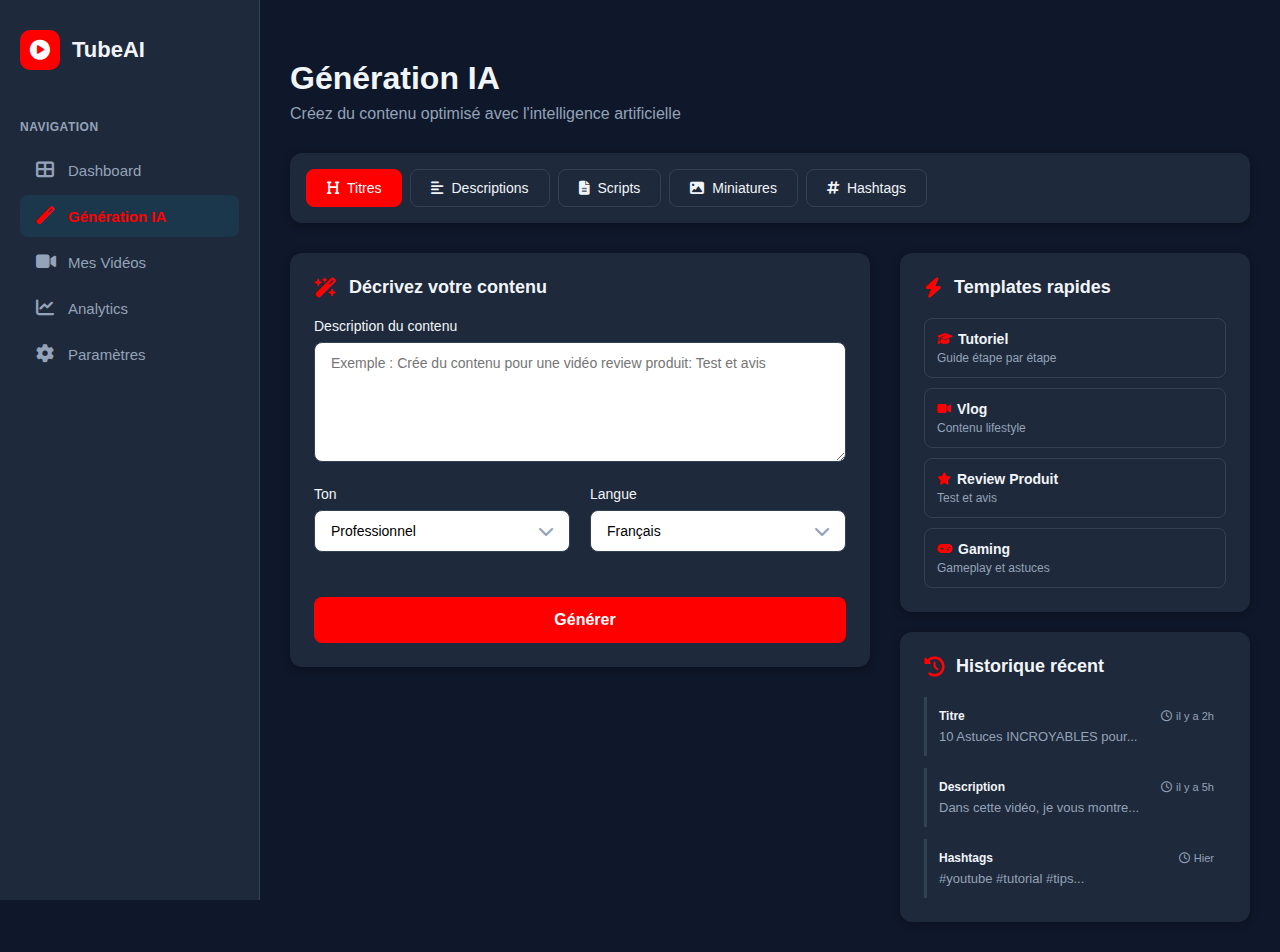
<file: interfacev2/generation-ia.html>
<!DOCTYPE html>
<html lang="fr">
<head>
    <meta charset="UTF-8">
    <meta name="viewport" content="width=device-width, initial-scale=1.0">
    <title>TubeAI - Génération IA</title>
    <link rel="stylesheet" href="style.css">
    <link rel="stylesheet" href="generation-ia.css">
    <link rel="stylesheet" href="theme.css">
    <link rel="stylesheet" href="https://cdnjs.cloudflare.com/ajax/libs/font-awesome/6.4.0/css/all.min.css">
</head>
<body>
    <!-- Sidebar -->
    <aside class="sidebar">
        <div class="logo">
            <div class="logo-icon">
                <i class="fas fa-play-circle"></i>
            </div>
            <span class="logo-text">TubeAI</span>
        </div>
        
        <nav class="navigation">
            <p class="nav-label">Navigation</p>
            <div class="nav-item" onclick="window.location.href='index.html'">
                <i class="fas fa-th-large"></i>
                <span>Dashboard</span>
            </div>
            <div class="nav-item active">
                <i class="fas fa-magic"></i>
                <span>Génération IA</span>
            </div>
            <div class="nav-item" onclick="window.location.href='videos.html'">
                <i class="fas fa-video"></i>
                <span>Mes Vidéos</span>
            </div>
            <div class="nav-item" onclick="window.location.href='analytics.html'">
                <i class="fas fa-chart-line"></i>
                <span>Analytics</span>
            </div>
            <div class="nav-item" onclick="window.location.href='settings.html'">
                <i class="fas fa-cog"></i>
                <span>Paramètres</span>
            </div>
        </nav>
    </aside>

    <!-- Main Content -->
    <main class="main-content">
        <!-- Header -->
        <header class="header">
            <button class="menu-toggle">
                <i class="fas fa-bars"></i>
            </button>
        </header>

        <!-- Page Content -->
        <div class="page-header">
            <h1>Génération IA</h1>
            <p class="subtitle">Créez du contenu optimisé avec l'intelligence artificielle</p>
        </div>

        <!-- Tabs -->
        <div class="tabs-container">
            <div class="tabs">
                <button class="tab active" data-tab="titres">
                    <i class="fas fa-heading"></i>
                    Titres
                </button>
                <button class="tab" data-tab="descriptions">
                    <i class="fas fa-align-left"></i>
                    Descriptions
                </button>
                <button class="tab" data-tab="scripts">
                    <i class="fas fa-file-alt"></i>
                    Scripts
                </button>
                <button class="tab" data-tab="miniatures">
                    <i class="fas fa-image"></i>
                    Miniatures
                </button>
                <button class="tab" data-tab="hashtags">
                    <i class="fas fa-hashtag"></i>
                    Hashtags
                </button>
            </div>
        </div>

        <!-- Content Layout -->
        <div class="generation-layout">
            <!-- Main Section -->
            <div class="generation-main">
                <div class="content-box">
                    <div class="box-header">
                        <i class="fas fa-wand-magic-sparkles"></i>
                        <h2>Décrivez votre contenu</h2>
                    </div>

                    <form id="generation-form">
                        <div class="form-group">
                            <label for="content-description">Description du contenu</label>
                            <textarea 
                                id="content-description" 
                                placeholder="Exemple : Crée du contenu pour une vidéo review produit: Test et avis"
                            ></textarea>
                        </div>

                        <div class="form-row">
                            <div class="form-group">
                                <label>Ton</label>
                                <div class="select-wrapper">
                                    <select id="tone-select">
                                        <option value="professionnel">Professionnel</option>
                                        <option value="casual">Décontracté</option>
                                        <option value="enthousiaste">Enthousiaste</option>
                                        <option value="educatif">Éducatif</option>
                                        <option value="humoristique">Humoristique</option>
                                    </select>
                                </div>
                            </div>

                            <div class="form-group">
                                <label>Langue</label>
                                <div class="select-wrapper">
                                    <select id="language-select">
                                        <option value="francais">Français</option>
                                        <option value="anglais">Anglais</option>
                                        <option value="espagnol">Espagnol</option>
                                        <option value="allemand">Allemand</option>
                                    </select>
                                </div>
                            </div>
                        </div>

                        <button type="submit" class="btn-generate">
                            <i class="fas fa-sparkles"></i>
                            Générer
                        </button>
                    </form>

                    <div class="loading-state">
                        <div class="spinner"></div>
                        <p>Génération en cours...</p>
                    </div>

                    <div class="generation-result">
                        <h3>Résultat généré</h3>
                        <div class="result-content"></div>
                    </div>
                </div>
            </div>

            <!-- Sidebar -->
            <aside class="generation-sidebar">
                <!-- Templates rapides -->
                <div class="content-box">
                    <div class="box-header">
                        <i class="fas fa-bolt"></i>
                        <h2>Templates rapides</h2>
                    </div>
                    <div class="template-list">
                        <div class="template-card" data-template="tutoriel">
                            <h4><i class="fas fa-graduation-cap"></i> Tutoriel</h4>
                            <p>Guide étape par étape</p>
                        </div>
                        <div class="template-card" data-template="vlog">
                            <h4><i class="fas fa-video"></i> Vlog</h4>
                            <p>Contenu lifestyle</p>
                        </div>
                        <div class="template-card" data-template="review">
                            <h4><i class="fas fa-star"></i> Review Produit</h4>
                            <p>Test et avis</p>
                        </div>
                        <div class="template-card" data-template="gaming">
                            <h4><i class="fas fa-gamepad"></i> Gaming</h4>
                            <p>Gameplay et astuces</p>
                        </div>
                    </div>
                </div>

                <!-- Historique récent -->
                <div class="content-box">
                    <div class="box-header">
                        <i class="fas fa-clock-rotate-left"></i>
                        <h2>Historique récent</h2>
                    </div>
                    <div class="history-list">
                        <div class="history-item">
                            <div class="history-header">
                                <span class="history-type">Titre</span>
                                <span class="history-time">
                                    <i class="far fa-clock"></i>
                                    il y a 2h
                                </span>
                            </div>
                            <div class="history-content">
                                10 Astuces INCROYABLES pour...
                            </div>
                        </div>
                        <div class="history-item">
                            <div class="history-header">
                                <span class="history-type">Description</span>
                                <span class="history-time">
                                    <i class="far fa-clock"></i>
                                    il y a 5h
                                </span>
                            </div>
                            <div class="history-content">
                                Dans cette vidéo, je vous montre...
                            </div>
                        </div>
                        <div class="history-item">
                            <div class="history-header">
                                <span class="history-type">Hashtags</span>
                                <span class="history-time">
                                    <i class="far fa-clock"></i>
                                    Hier
                                </span>
                            </div>
                            <div class="history-content">
                                #youtube #tutorial #tips...
                            </div>
                        </div>
                    </div>
                </div>
            </aside>
        </div>
    </main>

    <script src="generation-ia.js"></script>
</body>
</html>
</file>
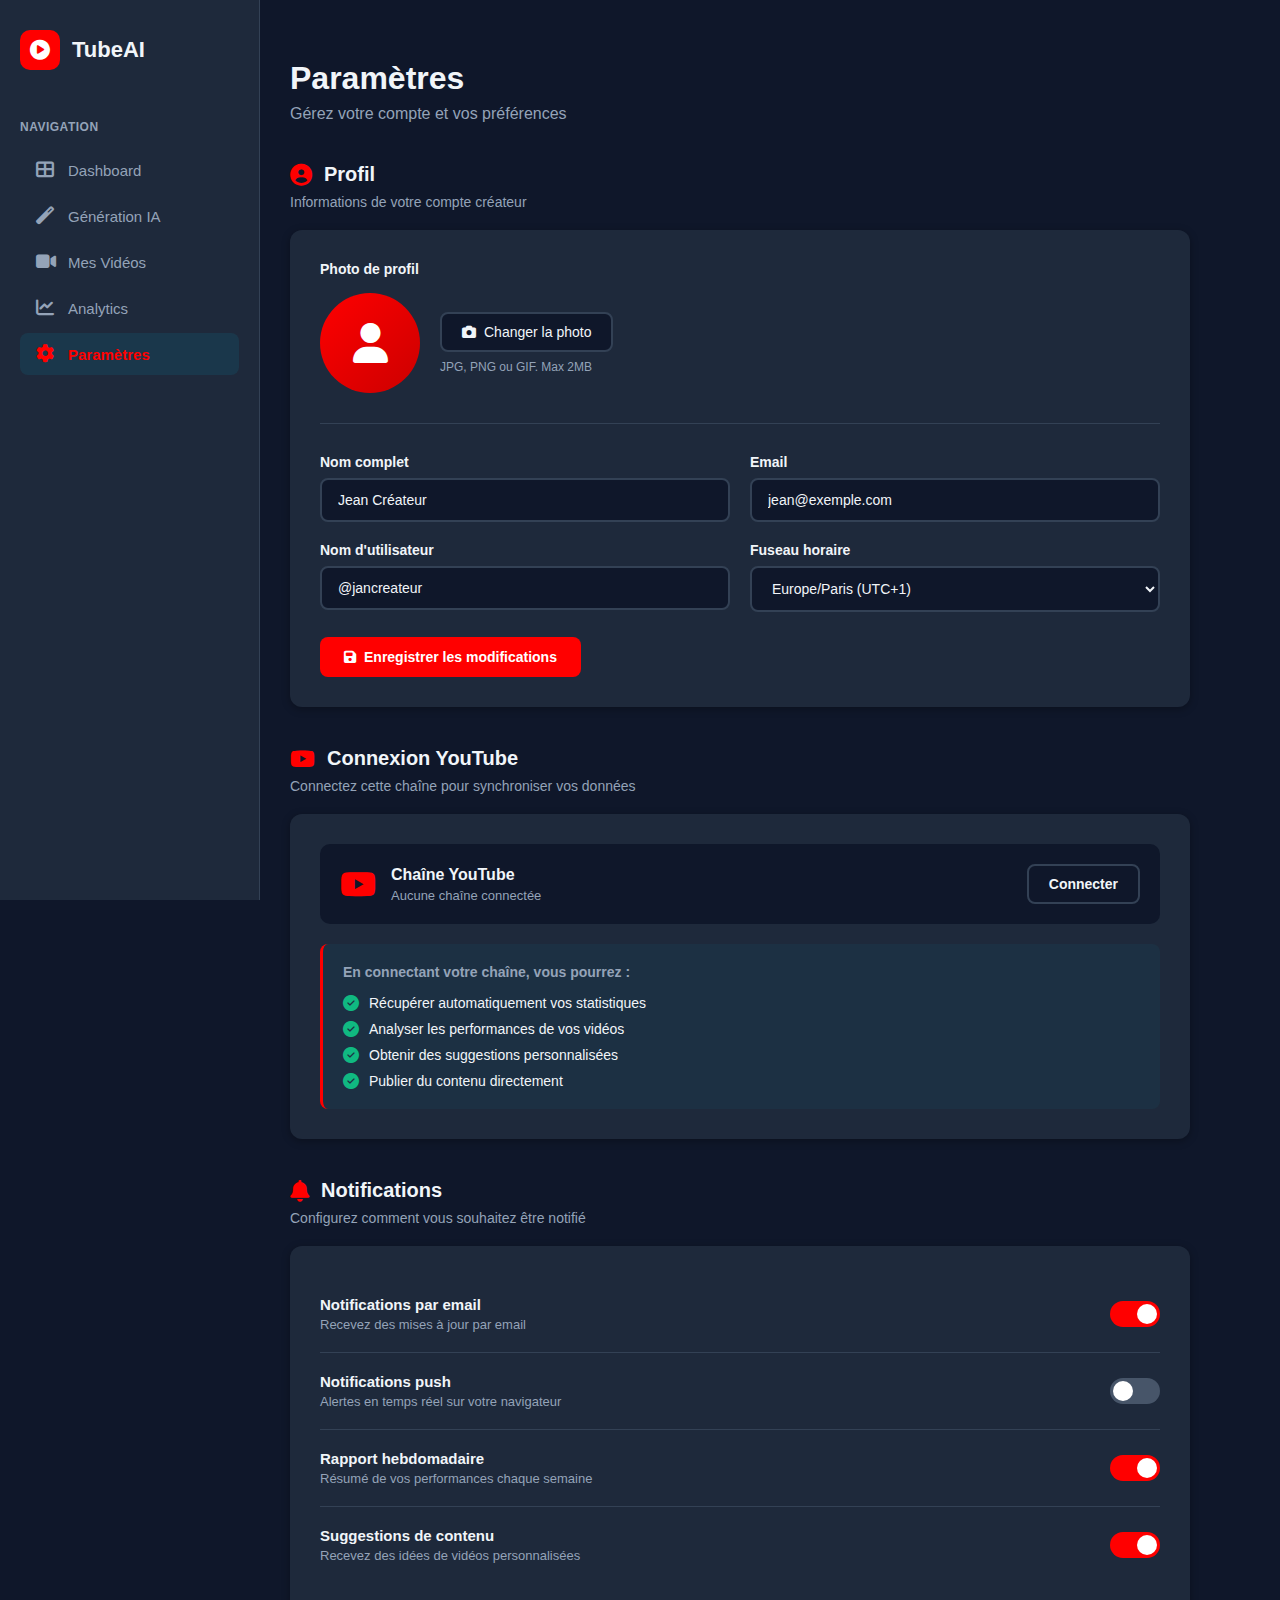
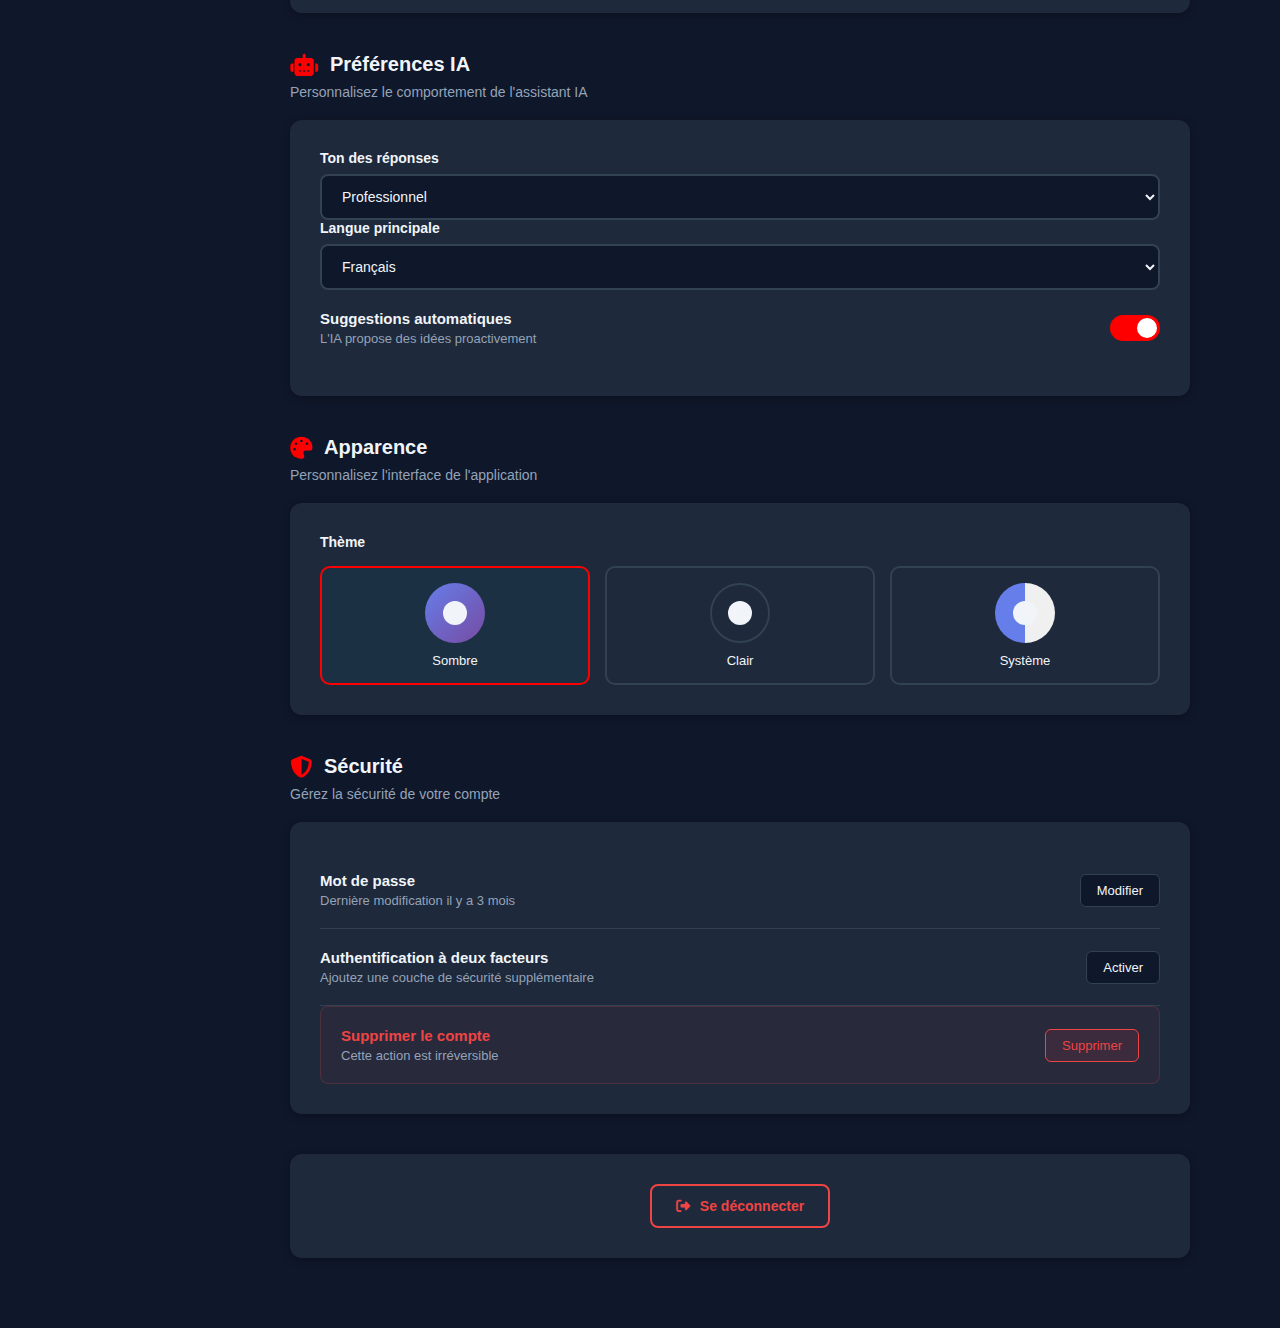
<file: interfacev2/settings.html>
<!DOCTYPE html>
<html lang="fr">
<head>
    <meta charset="UTF-8">
    <meta name="viewport" content="width=device-width, initial-scale=1.0">
    <title>TubeAI - Paramètres</title>
    <link rel="stylesheet" href="style.css">
    <link rel="stylesheet" href="settings-style.css">
    <link rel="stylesheet" href="theme.css">
    <link rel="stylesheet" href="https://cdnjs.cloudflare.com/ajax/libs/font-awesome/6.4.0/css/all.min.css">
</head>
<body>
    <!-- Sidebar -->
    <aside class="sidebar">
        <div class="logo">
            <div class="logo-icon">
                <i class="fas fa-play-circle"></i>
            </div>
            <span class="logo-text">TubeAI</span>
        </div>
        
        <nav class="navigation">
            <p class="nav-label">Navigation</p>
            <ul class="nav-menu">
                <li class="nav-item" onclick="window.location.href='index.html'">
                    <i class="fas fa-th-large"></i>
                    <span>Dashboard</span>
                </li>
                <li class="nav-item" onclick="window.location.href='generation-ia.html'">
                    <i class="fas fa-magic"></i>
                    <span>Génération IA</span>
                </li>
                <li class="nav-item" onclick="window.location.href='videos.html'">
                    <i class="fas fa-video"></i>
                    <span>Mes Vidéos</span>
                </li>
                <li class="nav-item" onclick="window.location.href='analytics.html'">
                    <i class="fas fa-chart-line"></i>
                    <span>Analytics</span>
                </li>
                <li class="nav-item active" onclick="window.location.href='settings.html'">
                    <i class="fas fa-cog"></i>
                    <span>Paramètres</span>
                </li>
            </ul>
        </nav>
    </aside>

    <!-- Main Content -->
    <main class="main-content">
        <!-- Header -->
        <header class="header">
            <button class="menu-toggle">
                <i class="fas fa-bars"></i>
            </button>
        </header>

        <!-- Settings Content -->
        <div class="settings-container">
            <div class="settings-header">
                <h1>Paramètres</h1>
                <p class="subtitle">Gérez votre compte et vos préférences</p>
            </div>

            <!-- Profile Section -->
            <div class="settings-section">
                <div class="section-header">
                    <i class="fas fa-user-circle"></i>
                    <h2>Profil</h2>
                </div>
                <p class="section-description">Informations de votre compte créateur</p>

                <div class="settings-card">
                    <div class="profile-photo-section">
                        <label class="form-label">Photo de profil</label>
                        <div class="photo-upload">
                            <div class="photo-placeholder" id="profilePhoto">
                                <i class="fas fa-user"></i>
                            </div>
                            <div class="photo-upload-info">
                                <button class="btn-upload">
                                    <i class="fas fa-camera"></i>
                                    Changer la photo
                                </button>
                                <p class="upload-hint">JPG, PNG ou GIF. Max 2MB</p>
                            </div>
                        </div>
                    </div>

                    <div class="form-grid">
                        <div class="form-group">
                            <label class="form-label">Nom complet</label>
                            <input type="text" class="form-input" placeholder="Jean Créateur" value="Jean Créateur">
                        </div>
                        <div class="form-group">
                            <label class="form-label">Email</label>
                            <input type="email" class="form-input" placeholder="jean@exemple.com" value="jean@exemple.com">
                        </div>
                        <div class="form-group">
                            <label class="form-label">Nom d'utilisateur</label>
                            <input type="text" class="form-input" placeholder="@jancreateur" value="@jancreateur">
                        </div>
                        <div class="form-group">
                            <label class="form-label">Fuseau horaire</label>
                            <select class="form-input">
                                <option>Europe/Paris (UTC+1)</option>
                                <option>America/New_York (UTC-5)</option>
                                <option>Asia/Tokyo (UTC+9)</option>
                            </select>
                        </div>
                    </div>

                    <button class="btn-primary">
                        <i class="fas fa-save"></i>
                        Enregistrer les modifications
                    </button>
                </div>
            </div>

            <!-- YouTube Connection -->
            <div class="settings-section">
                <div class="section-header">
                    <i class="fab fa-youtube"></i>
                    <h2>Connexion YouTube</h2>
                </div>
                <p class="section-description">Connectez cette chaîne pour synchroniser vos données</p>

                <div class="settings-card">
                    <div class="connection-status">
                        <div class="connection-info">
                            <i class="fab fa-youtube connection-icon"></i>
                            <div>
                                <h3>Chaîne YouTube</h3>
                                <p class="connection-subtitle" id="connectionStatus">Aucune chaîne connectée</p>
                            </div>
                        </div>
                        <button class="btn-secondary" onclick="window.location.href='login.html'">
                            Connecter
                        </button>
                    </div>

                    <div class="connection-benefits">
                        <p class="benefits-title">En connectant votre chaîne, vous pourrez :</p>
                        <ul class="benefits-list">
                            <li><i class="fas fa-check-circle"></i> Récupérer automatiquement vos statistiques</li>
                            <li><i class="fas fa-check-circle"></i> Analyser les performances de vos vidéos</li>
                            <li><i class="fas fa-check-circle"></i> Obtenir des suggestions personnalisées</li>
                            <li><i class="fas fa-check-circle"></i> Publier du contenu directement</li>
                        </ul>
                    </div>
                </div>
            </div>

            <!-- Notifications -->
            <div class="settings-section">
                <div class="section-header">
                    <i class="fas fa-bell"></i>
                    <h2>Notifications</h2>
                </div>
                <p class="section-description">Configurez comment vous souhaitez être notifié</p>

                <div class="settings-card">
                    <div class="toggle-item">
                        <div class="toggle-info">
                            <h3>Notifications par email</h3>
                            <p>Recevez des mises à jour par email</p>
                        </div>
                        <label class="toggle-switch">
                            <input type="checkbox" checked>
                            <span class="toggle-slider"></span>
                        </label>
                    </div>

                    <div class="toggle-item">
                        <div class="toggle-info">
                            <h3>Notifications push</h3>
                            <p>Alertes en temps réel sur votre navigateur</p>
                        </div>
                        <label class="toggle-switch">
                            <input type="checkbox">
                            <span class="toggle-slider"></span>
                        </label>
                    </div>

                    <div class="toggle-item">
                        <div class="toggle-info">
                            <h3>Rapport hebdomadaire</h3>
                            <p>Résumé de vos performances chaque semaine</p>
                        </div>
                        <label class="toggle-switch">
                            <input type="checkbox" checked>
                            <span class="toggle-slider"></span>
                        </label>
                    </div>

                    <div class="toggle-item">
                        <div class="toggle-info">
                            <h3>Suggestions de contenu</h3>
                            <p>Recevez des idées de vidéos personnalisées</p>
                        </div>
                        <label class="toggle-switch">
                            <input type="checkbox" checked>
                            <span class="toggle-slider"></span>
                        </label>
                    </div>
                </div>
            </div>

            <!-- AI Preferences -->
            <div class="settings-section">
                <div class="section-header">
                    <i class="fas fa-robot"></i>
                    <h2>Préférences IA</h2>
                </div>
                <p class="section-description">Personnalisez le comportement de l'assistant IA</p>

                <div class="settings-card">
                    <div class="form-group">
                        <label class="form-label">Ton des réponses</label>
                        <select class="form-input">
                            <option>Professionnel</option>
                            <option>Décontracté</option>
                            <option>Créatif</option>
                        </select>
                    </div>

                    <div class="form-group">
                        <label class="form-label">Langue principale</label>
                        <select class="form-input">
                            <option>Français</option>
                            <option>English</option>
                            <option>Español</option>
                        </select>
                    </div>

                    <div class="toggle-item">
                        <div class="toggle-info">
                            <h3>Suggestions automatiques</h3>
                            <p>L'IA propose des idées proactivement</p>
                        </div>
                        <label class="toggle-switch">
                            <input type="checkbox" checked>
                            <span class="toggle-slider"></span>
                        </label>
                    </div>
                </div>
            </div>

            <!-- Appearance -->
            <div class="settings-section">
                <div class="section-header">
                    <i class="fas fa-palette"></i>
                    <h2>Apparence</h2>
                </div>
                <p class="section-description">Personnalisez l'interface de l'application</p>

                <div class="settings-card">
                    <label class="form-label">Thème</label>
                    <div class="theme-selector">
                        <div class="theme-option active">
                            <div class="theme-preview theme-light">
                                <div class="theme-dot"></div>
                            </div>
                            <span>Sombre</span>
                        </div>
                        <div class="theme-option">
                            <div class="theme-preview theme-dark">
                                <div class="theme-dot"></div>
                            </div>
                            <span>Clair</span>
                        </div>
                        <div class="theme-option">
                            <div class="theme-preview theme-auto">
                                <div class="theme-dot"></div>
                            </div>
                            <span>Système</span>
                        </div>
                    </div>
                </div>
            </div>

            <!-- Security -->
            <div class="settings-section">
                <div class="section-header">
                    <i class="fas fa-shield-alt"></i>
                    <h2>Sécurité</h2>
                </div>
                <p class="section-description">Gérez la sécurité de votre compte</p>

                <div class="settings-card">
                    <div class="security-item">
                        <div class="security-info">
                            <h3>Mot de passe</h3>
                            <p>Dernière modification il y a 3 mois</p>
                        </div>
                        <button class="btn-secondary-small">Modifier</button>
                    </div>

                    <div class="security-item">
                        <div class="security-info">
                            <h3>Authentification à deux facteurs</h3>
                            <p>Ajoutez une couche de sécurité supplémentaire</p>
                        </div>
                        <button class="btn-secondary-small">Activer</button>
                    </div>

                    <div class="security-item danger-zone">
                        <div class="security-info">
                            <h3>Supprimer le compte</h3>
                            <p>Cette action est irréversible</p>
                        </div>
                        <button class="btn-danger-small">Supprimer</button>
                    </div>
                </div>
            </div>

            <!-- Disconnect Button -->
            <div class="settings-section">
                <div class="settings-card">
                    <button class="btn-disconnect" onclick="logout()">
                        <i class="fas fa-sign-out-alt"></i>
                        Se déconnecter
                    </button>
                </div>
            </div>

        </div>
    </main>

    <script src="theme.js"></script>
    <script src="script.js"></script>
    <script src="settings.js"></script>
</body>
</html>
</file>
<file: interfacev2/generation-ia.css>
/* Page Header */
.page-header {
    margin-bottom: 30px;
}

.page-header h1 {
    font-size: 32px;
    font-weight: 700;
    color: var(--text-dark);
    margin-bottom: 8px;
}

/* Tabs Container */
.tabs-container {
    background: var(--card-bg);
    border-radius: 12px;
    padding: 16px;
    margin-bottom: 30px;
    box-shadow: var(--shadow);
}

.tabs {
    display: flex;
    gap: 8px;
    flex-wrap: wrap;
}

.tab {
    padding: 10px 20px;
    border: 1px solid var(--border-color);
    background: transparent;
    border-radius: 8px;
    cursor: pointer;
    font-size: 14px;
    color: var(--text-dark);
    transition: all 0.3s ease;
    display: flex;
    align-items: center;
    gap: 8px;
}

.tab:hover {
    border-color: var(--primary-color);
    color: var(--primary-color);
}

.tab.active {
    background: var(--primary-color);
    border-color: var(--primary-color);
    color: white;
}

/* Generation Layout */
.generation-layout {
    display: grid;
    grid-template-columns: 1fr 350px;
    gap: 30px;
}

.generation-main {
    min-width: 0;
}

/* Form Styles */
.form-group {
    margin-bottom: 20px;
}

.form-group label {
    display: block;
    font-size: 14px;
    font-weight: 500;
    color: var(--text-dark);
    margin-bottom: 8px;
}

.form-group textarea {
    width: 100%;
    padding: 12px 16px;
    border: 1px solid var(--border-color);
    border-radius: 8px;
    font-size: 14px;
    font-family: inherit;
    resize: vertical;
    min-height: 120px;
    outline: none;
    transition: border-color 0.3s ease;
}

.form-group textarea:focus {
    border-color: var(--primary-color);
}

.form-row {
    display: grid;
    grid-template-columns: 1fr 1fr;
    gap: 20px;
    margin-bottom: 25px;
}

.select-wrapper {
    position: relative;
}

.select-wrapper select {
    width: 100%;
    padding: 12px 16px;
    border: 1px solid var(--border-color);
    border-radius: 8px;
    font-size: 14px;
    background: white;
    cursor: pointer;
    outline: none;
    appearance: none;
    transition: border-color 0.3s ease;
}

.select-wrapper select:focus {
    border-color: var(--primary-color);
}

.select-wrapper::after {
    content: '\f078';
    font-family: 'Font Awesome 6 Free';
    font-weight: 900;
    position: absolute;
    right: 16px;
    top: 50%;
    transform: translateY(-50%);
    pointer-events: none;
    color: var(--text-light);
}

/* Generate Button */
.btn-generate {
    width: 100%;
    padding: 14px;
    background: var(--primary-color);
    color: white;
    border: none;
    border-radius: 8px;
    font-size: 16px;
    font-weight: 600;
    cursor: pointer;
    display: flex;
    align-items: center;
    justify-content: center;
    gap: 10px;
    transition: all 0.3s ease;
}

.btn-generate:hover {
    background: var(--secondary-color);
    transform: translateY(-2px);
    box-shadow: var(--shadow-hover);
}

.btn-generate:disabled {
    opacity: 0.6;
    cursor: not-allowed;
    transform: none;
}

/* Loading State */
.loading-state {
    display: none;
    text-align: center;
    padding: 40px;
    margin-top: 25px;
}

.loading-state.active {
    display: block;
}

.spinner {
    width: 40px;
    height: 40px;
    border: 4px solid var(--border-color);
    border-top-color: var(--primary-color);
    border-radius: 50%;
    animation: spin 1s linear infinite;
    margin: 0 auto 15px;
}

@keyframes spin {
    to { transform: rotate(360deg); }
}

.loading-state p {
    color: var(--text-light);
    font-size: 14px;
}

/* Generation Result */
.generation-result {
    display: none;
    margin-top: 25px;
    padding: 20px;
    background: rgba(0, 188, 212, 0.05);
    border-left: 3px solid var(--primary-color);
    border-radius: 8px;
}

.generation-result.active {
    display: block;
}

.generation-result h3 {
    font-size: 16px;
    font-weight: 600;
    color: var(--text-dark);
    margin-bottom: 12px;
}

.result-content {
    font-size: 14px;
    line-height: 1.6;
    color: var(--text-dark);
    white-space: pre-wrap;
}

/* Templates List */
.template-list {
    display: flex;
    flex-direction: column;
    gap: 10px;
}

.template-card {
    padding: 12px;
    border: 1px solid var(--border-color);
    border-radius: 8px;
    cursor: pointer;
    transition: all 0.3s ease;
}

.template-card:hover {
    border-color: var(--primary-color);
    background: rgba(0, 188, 212, 0.05);
}

.template-card h4 {
    font-size: 14px;
    font-weight: 600;
    color: var(--text-dark);
    margin-bottom: 4px;
    display: flex;
    align-items: center;
    gap: 6px;
}

.template-card h4 i {
    font-size: 12px;
    color: var(--primary-color);
}

.template-card p {
    font-size: 12px;
    color: var(--text-light);
}

/* History List */
.history-list {
    display: flex;
    flex-direction: column;
    gap: 12px;
}

.history-item {
    padding: 12px;
    border-left: 3px solid var(--border-color);
    cursor: pointer;
    transition: all 0.3s ease;
}

.history-item:hover {
    border-color: var(--primary-color);
    background: rgba(0, 188, 212, 0.05);
}

.history-header {
    display: flex;
    justify-content: space-between;
    align-items: center;
    margin-bottom: 6px;
}

.history-type {
    font-size: 12px;
    font-weight: 600;
    color: var(--text-dark);
}

.history-time {
    font-size: 11px;
    color: var(--text-light);
    display: flex;
    align-items: center;
    gap: 4px;
}

.history-content {
    font-size: 13px;
    color: var(--text-light);
    display: -webkit-box;
    -webkit-line-clamp: 2;
    -webkit-box-orient: vertical;
    overflow: hidden;
}

/* Sidebar Spacing */
.generation-sidebar {
    display: flex;
    flex-direction: column;
    gap: 20px;
}

/* Responsive */
@media (max-width: 1024px) {
    .generation-layout {
        grid-template-columns: 1fr;
    }
}

@media (max-width: 768px) {
    .form-row {
        grid-template-columns: 1fr;
    }

    .page-header h1 {
        font-size: 24px;
    }

    .tabs {
        justify-content: flex-start;
        overflow-x: auto;
        padding-bottom: 5px;
    }

    .tab {
        white-space: nowrap;
    }
}
</file>
<file: interfacev2/theme.css>
/* theme.css - Variables de thème pour mode clair et sombre */
/* CE FICHIER DOIT ÊTRE CHARGÉ EN DERNIER POUR OVERRIDE LES AUTRES */

/* Thème SOMBRE par défaut */
:root,
:root[data-theme="dark"],
body[data-theme="dark"] {
    /* Couleurs ROUGE YouTube - NE CHANGENT JAMAIS */
    --primary-color: #FF0000 !important;
    --secondary-color: #CC0000 !important;
    --success-color: #10B981 !important;
    --danger-color: #EF4444 !important;
    
    /* Couleurs qui changent selon le thème */
    --bg-color: #0F172A !important;
    --sidebar-bg: #1E293B !important;
    --text-dark: #F1F5F9 !important;
    --text-light: #94A3B8 !important;
    --border-color: #334155 !important;
    --card-bg: #1E293B !important;
    --shadow: 0 2px 8px rgba(0, 0, 0, 0.3) !important;
    --shadow-hover: 0 4px 16px rgba(0, 0, 0, 0.4) !important;
}

/* Thème CLAIR */
:root[data-theme="light"],
body[data-theme="light"] {
    /* Couleurs ROUGE YouTube - NE CHANGENT JAMAIS */
    --primary-color: #FF0000 !important;
    --secondary-color: #CC0000 !important;
    --success-color: #10B981 !important;
    --danger-color: #EF4444 !important;
    
    /* Couleurs qui changent selon le thème */
    --bg-color: #F5F7FA !important;
    --sidebar-bg: #FFFFFF !important;
    --text-dark: #2C3E50 !important;
    --text-light: #7F8C8D !important;
    --border-color: #E8ECEF !important;
    --card-bg: #FFFFFF !important;
    --shadow: 0 2px 8px rgba(0, 0, 0, 0.08) !important;
    --shadow-hover: 0 4px 16px rgba(0, 0, 0, 0.12) !important;
}

/* Application du thème sur le body */
body {
    background-color: var(--bg-color) !important;
    color: var(--text-dark) !important;
    transition: background-color 0.3s ease, color 0.3s ease;
}

/* Transition fluide lors du changement de thème */
* {
    transition: background-color 0.3s ease, color 0.3s ease, border-color 0.3s ease;
}

/* Empêcher la transition sur les éléments interactifs */
button, a, input, select, textarea {
    transition: all 0.3s ease;
}

/* Ajustements spécifiques pour le mode sombre */
[data-theme="dark"] body {
    background-color: var(--bg-color);
    color: var(--text-dark);
}

[data-theme="dark"] .sidebar {
    background: var(--sidebar-bg);
    border-right-color: var(--border-color);
}

[data-theme="dark"] .nav-item:hover {
    background-color: rgba(0, 188, 212, 0.15);
}

[data-theme="dark"] .stat-card,
[data-theme="dark"] .content-box,
[data-theme="dark"] .settings-card,
[data-theme="dark"] .analytics-card,
[data-theme="dark"] .chart-card {
    background: var(--card-bg);
    box-shadow: var(--shadow);
}

[data-theme="dark"] .form-input,
[data-theme="dark"] .search-box input {
    background: var(--bg-color);
    border-color: var(--border-color);
    color: var(--text-dark);
}

[data-theme="dark"] .form-input:focus,
[data-theme="dark"] .search-box input:focus {
    background: var(--card-bg);
    border-color: var(--primary-color);
}

[data-theme="dark"] .assistant-message {
    background: rgba(0, 188, 212, 0.1);
}

[data-theme="dark"] .suggestion-card,
[data-theme="dark"] .channel-card {
    border-color: var(--border-color);
    background: var(--card-bg);
}

[data-theme="dark"] .suggestion-card:hover,
[data-theme="dark"] .channel-card:hover {
    background: rgba(0, 188, 212, 0.1);
}

[data-theme="dark"] .menu-toggle {
    background: var(--card-bg);
    border-color: var(--border-color);
}

/* Mode clair - ajustements spécifiques */
[data-theme="light"] body {
    background-color: var(--bg-color);
    color: var(--text-dark);
}

[data-theme="light"] .logo-text,
[data-theme="light"] .nav-item {
    color: var(--text-dark);
}

[data-theme="light"] .nav-item.active {
    color: var(--primary-color);
}

/* Amélioration des graphiques en mode sombre */
[data-theme="dark"] canvas {
    filter: brightness(0.95);
}

/* Toggle switch en mode sombre */
[data-theme="dark"] .toggle-slider {
    background-color: #475569;
}

[data-theme="dark"] input:checked + .toggle-slider {
    background-color: var(--primary-color);
}

/* Boutons en mode sombre */
[data-theme="dark"] .btn-upload,
[data-theme="dark"] .btn-secondary {
    background: var(--bg-color);
    border-color: var(--border-color);
    color: var(--text-dark);
}

[data-theme="dark"] .btn-upload:hover,
[data-theme="dark"] .btn-secondary:hover {
    border-color: var(--primary-color);
    background: rgba(0, 188, 212, 0.1);
}

/* Barres de progression en mode sombre */
[data-theme="dark"] .demographic-bar,
[data-theme="dark"] .traffic-bar {
    background: #0F172A;
}

/* Insights et items en mode sombre */
[data-theme="dark"] .insight-item,
[data-theme="dark"] .video-item,
[data-theme="dark"] .connection-status {
    background: var(--bg-color);
}

/* Page de login en mode sombre */
[data-theme="dark"] .login-card {
    background: var(--card-bg);
}

[data-theme="dark"] .login-content {
    background: var(--card-bg);
}

[data-theme="dark"] .search-results {
    background: var(--card-bg);
    border-color: var(--border-color);
}

/* Notifications en mode sombre */
[data-theme="dark"] .notification {
    box-shadow: 0 4px 12px rgba(0, 0, 0, 0.5);
}

/* Amélioration de la lisibilité */
[data-theme="dark"] .stat-value,
[data-theme="dark"] h1, 
[data-theme="dark"] h2, 
[data-theme="dark"] h3,
[data-theme="dark"] h4 {
    color: var(--text-dark);
}

[data-theme="dark"] .subtitle,
[data-theme="dark"] .section-description,
[data-theme="dark"] p {
    color: var(--text-light);
}

/* Prévisualisation des thèmes dans settings */
[data-theme="dark"] .theme-preview.theme-light {
    background: linear-gradient(135deg, #667eea 0%, #764ba2 100%);
}

[data-theme="dark"] .theme-preview.theme-dark {
    background: #1E293B;
    border: 2px solid #334155;
}

[data-theme="light"] .theme-preview.theme-dark {
    background: #1E293B;
}

[data-theme="light"] .theme-preview.theme-light {
    background: #f0f0f0;
}

/* Ajustement du dot dans la prévisualisation */
[data-theme="dark"] .theme-preview .theme-dot {
    background: #F1F5F9;
}

[data-theme="light"] .theme-preview.theme-dark .theme-dot {
    background: #F1F5F9;
}

/* Scrollbar en mode sombre */
[data-theme="dark"] ::-webkit-scrollbar-track {
    background: var(--bg-color);
}

[data-theme="dark"] ::-webkit-scrollbar-thumb {
    background: var(--border-color);
}

[data-theme="dark"] ::-webkit-scrollbar-thumb:hover {
    background: var(--primary-color);
}
</file>
<file: interfacev2/settings-style.css>
/* Settings Specific Styles */

.settings-container {
    max-width: 900px;
}

.settings-header {
    margin-bottom: 40px;
}

.settings-header h1 {
    font-size: 32px;
    font-weight: 700;
    color: var(--text-dark);
    margin-bottom: 8px;
}

/* Settings Sections */
.settings-section {
    margin-bottom: 40px;
}

.section-header {
    display: flex;
    align-items: center;
    gap: 12px;
    margin-bottom: 8px;
}

.section-header i {
    font-size: 22px;
    color: var(--primary-color);
}

.section-header h2 {
    font-size: 20px;
    font-weight: 600;
    color: var(--text-dark);
}

.section-description {
    font-size: 14px;
    color: var(--text-light);
    margin-bottom: 20px;
}

/* Settings Card */
.settings-card {
    background: var(--card-bg);
    padding: 30px;
    border-radius: 12px;
    box-shadow: var(--shadow);
}

/* Profile Photo */
.profile-photo-section {
    margin-bottom: 30px;
    padding-bottom: 30px;
    border-bottom: 1px solid var(--border-color);
}

.photo-upload {
    display: flex;
    align-items: center;
    gap: 20px;
    margin-top: 15px;
}

.photo-placeholder {
    width: 100px;
    height: 100px;
    border-radius: 50%;
    background: linear-gradient(135deg, var(--primary-color), var(--secondary-color));
    display: flex;
    align-items: center;
    justify-content: center;
    color: white;
    font-size: 40px;
}

.photo-upload-info {
    flex: 1;
}

.btn-upload {
    display: inline-flex;
    align-items: center;
    gap: 8px;
    padding: 10px 20px;
    background: var(--bg-color);
    border: 2px solid var(--border-color);
    border-radius: 8px;
    color: var(--text-dark);
    font-size: 14px;
    font-weight: 500;
    cursor: pointer;
    transition: all 0.3s ease;
}

.btn-upload:hover {
    border-color: var(--primary-color);
    color: var(--primary-color);
}

.upload-hint {
    font-size: 12px;
    color: var(--text-light);
    margin-top: 8px;
}

/* Form Elements */
.form-grid {
    display: grid;
    grid-template-columns: repeat(2, 1fr);
    gap: 20px;
    margin-bottom: 25px;
}

.form-group {
    display: flex;
    flex-direction: column;
}

.form-label {
    font-size: 14px;
    font-weight: 600;
    color: var(--text-dark);
    margin-bottom: 8px;
}

.form-input {
    padding: 12px 16px;
    border: 2px solid var(--border-color);
    border-radius: 8px;
    font-size: 14px;
    color: var(--text-dark);
    background: white;
    transition: all 0.3s ease;
    outline: none;
}

.form-input:focus {
    border-color: var(--primary-color);
    box-shadow: 0 0 0 3px rgba(0, 188, 212, 0.1);
}

/* Buttons */
.btn-primary {
    display: inline-flex;
    align-items: center;
    gap: 8px;
    padding: 12px 24px;
    background: var(--primary-color);
    color: white;
    border: none;
    border-radius: 8px;
    font-size: 14px;
    font-weight: 600;
    cursor: pointer;
    transition: all 0.3s ease;
}

.btn-primary:hover {
    background: var(--secondary-color);
    transform: translateY(-2px);
    box-shadow: 0 4px 12px rgba(0, 188, 212, 0.3);
}

.btn-secondary {
    padding: 10px 20px;
    background: var(--bg-color);
    color: var(--text-dark);
    border: 2px solid var(--border-color);
    border-radius: 8px;
    font-size: 14px;
    font-weight: 600;
    cursor: pointer;
    transition: all 0.3s ease;
}

.btn-secondary:hover {
    border-color: var(--primary-color);
    color: var(--primary-color);
}

.btn-secondary-small {
    padding: 8px 16px;
    background: var(--bg-color);
    color: var(--text-dark);
    border: 1px solid var(--border-color);
    border-radius: 6px;
    font-size: 13px;
    font-weight: 500;
    cursor: pointer;
    transition: all 0.3s ease;
}

.btn-secondary-small:hover {
    border-color: var(--primary-color);
    color: var(--primary-color);
}

.btn-danger-small {
    padding: 8px 16px;
    background: rgba(239, 68, 68, 0.1);
    color: var(--danger-color);
    border: 1px solid var(--danger-color);
    border-radius: 6px;
    font-size: 13px;
    font-weight: 500;
    cursor: pointer;
    transition: all 0.3s ease;
}

.btn-danger-small:hover {
    background: var(--danger-color);
    color: white;
}

.btn-disconnect {
    display: flex;
    align-items: center;
    gap: 10px;
    padding: 12px 24px;
    background: transparent;
    color: var(--danger-color);
    border: 2px solid var(--danger-color);
    border-radius: 8px;
    font-size: 14px;
    font-weight: 600;
    cursor: pointer;
    transition: all 0.3s ease;
    margin: 0 auto;
}

.btn-disconnect:hover {
    background: var(--danger-color);
    color: white;
}

/* Connection Status */
.connection-status {
    display: flex;
    justify-content: space-between;
    align-items: center;
    padding: 20px;
    background: var(--bg-color);
    border-radius: 10px;
    margin-bottom: 20px;
}

.connection-info {
    display: flex;
    align-items: center;
    gap: 15px;
}

.connection-icon {
    font-size: 32px;
    color: #FF0000;
}

.connection-info h3 {
    font-size: 16px;
    font-weight: 600;
    color: var(--text-dark);
    margin-bottom: 4px;
}

.connection-subtitle {
    font-size: 13px;
    color: var(--text-light);
}

/* Connection Benefits */
.connection-benefits {
    padding: 20px;
    background: rgba(0, 188, 212, 0.05);
    border-left: 3px solid var(--primary-color);
    border-radius: 8px;
}

.benefits-title {
    font-size: 14px;
    font-weight: 600;
    color: var(--text-dark);
    margin-bottom: 15px;
}

.benefits-list {
    list-style: none;
    display: flex;
    flex-direction: column;
    gap: 10px;
}

.benefits-list li {
    display: flex;
    align-items: center;
    gap: 10px;
    font-size: 14px;
    color: var(--text-dark);
}

.benefits-list i {
    color: var(--success-color);
    font-size: 16px;
}

/* Toggle Switch */
.toggle-item {
    display: flex;
    justify-content: space-between;
    align-items: center;
    padding: 20px 0;
    border-bottom: 1px solid var(--border-color);
}

.toggle-item:last-child {
    border-bottom: none;
}

.toggle-info h3 {
    font-size: 15px;
    font-weight: 600;
    color: var(--text-dark);
    margin-bottom: 4px;
}

.toggle-info p {
    font-size: 13px;
    color: var(--text-light);
}

.toggle-switch {
    position: relative;
    display: inline-block;
    width: 50px;
    height: 26px;
}

.toggle-switch input {
    opacity: 0;
    width: 0;
    height: 0;
}

.toggle-slider {
    position: absolute;
    cursor: pointer;
    top: 0;
    left: 0;
    right: 0;
    bottom: 0;
    background-color: #ccc;
    transition: 0.3s;
    border-radius: 26px;
}

.toggle-slider:before {
    position: absolute;
    content: "";
    height: 20px;
    width: 20px;
    left: 3px;
    bottom: 3px;
    background-color: white;
    transition: 0.3s;
    border-radius: 50%;
}

input:checked + .toggle-slider {
    background-color: var(--primary-color);
}

input:checked + .toggle-slider:before {
    transform: translateX(24px);
}

/* Theme Selector */
.theme-selector {
    display: grid;
    grid-template-columns: repeat(3, 1fr);
    gap: 15px;
    margin-top: 15px;
}

.theme-option {
    display: flex;
    flex-direction: column;
    align-items: center;
    gap: 10px;
    padding: 15px;
    border: 2px solid var(--border-color);
    border-radius: 10px;
    cursor: pointer;
    transition: all 0.3s ease;
}

.theme-option:hover {
    border-color: var(--primary-color);
}

.theme-option.active {
    border-color: var(--primary-color);
    background: rgba(0, 188, 212, 0.05);
}

.theme-preview {
    width: 60px;
    height: 60px;
    border-radius: 50%;
    display: flex;
    align-items: center;
    justify-content: center;
    position: relative;
}

.theme-light {
    background: linear-gradient(135deg, #667eea 0%, #764ba2 100%);
}

.theme-dark {
    background: #f0f0f0;
}

.theme-auto {
    background: linear-gradient(90deg, #667eea 50%, #f0f0f0 50%);
}

.theme-dot {
    width: 24px;
    height: 24px;
    background: white;
    border-radius: 50%;
}

.theme-option span {
    font-size: 13px;
    font-weight: 500;
    color: var(--text-dark);
}

/* Security Items */
.security-item {
    display: flex;
    justify-content: space-between;
    align-items: center;
    padding: 20px 0;
    border-bottom: 1px solid var(--border-color);
}

.security-item:last-child {
    border-bottom: none;
}

.security-item.danger-zone {
    background: rgba(239, 68, 68, 0.05);
    padding: 20px;
    border-radius: 8px;
    border: 1px solid rgba(239, 68, 68, 0.2);
}

.security-info h3 {
    font-size: 15px;
    font-weight: 600;
    color: var(--text-dark);
    margin-bottom: 4px;
}

.security-info p {
    font-size: 13px;
    color: var(--text-light);
}

.danger-zone .security-info h3 {
    color: var(--danger-color);
}

/* Responsive */
@media (max-width: 768px) {
    .form-grid {
        grid-template-columns: 1fr;
    }
    
    .photo-upload {
        flex-direction: column;
        align-items: flex-start;
    }
    
    .theme-selector {
        grid-template-columns: 1fr;
    }
    
    .connection-status {
        flex-direction: column;
        gap: 15px;
        align-items: flex-start;
    }
    
    .toggle-item,
    .security-item {
        flex-direction: column;
        align-items: flex-start;
        gap: 15px;
    }
    
    .settings-card {
        padding: 20px;
    }
}
</file>
<file: interfacev2/style.css>
/* Reset & Base */
* {
    margin: 0;
    padding: 0;
    box-sizing: border-box;
}

:root {
    --primary-color: #FF0000;        /* Rouge YouTube */
    --secondary-color: #CC0000;      /* Rouge foncé */
    --bg-color: #F5F7FA;
    --sidebar-bg: #FFFFFF;
    --text-dark: #1F2933;
    --text-light: #6B7280;
    --border-color: #E5E7EB;
    --success-color: #1DB954;        /* Vert Spotify */
    --danger-color: #B91C1C;
    --card-bg: #FFFFFF;
    --shadow: 0 2px 8px rgba(0, 0, 0, 0.08);
    --shadow-hover: 0 4px 16px rgba(0, 0, 0, 0.12);
}

body {
    font-family: -apple-system, BlinkMacSystemFont, 'Segoe UI', Roboto, 'Helvetica Neue', Arial, sans-serif;
    background-color: var(--bg-color);
    color: var(--text-dark);
    display: flex;
    min-height: 100vh;
}

/* Sidebar */
.sidebar {
    width: 260px;
    background: var(--sidebar-bg);
    border-right: 1px solid var(--border-color);
    padding: 20px;
    position: fixed;
    height: 100vh;
    overflow-y: auto;
    z-index: 100;
}

.logo {
    display: flex;
    align-items: center;
    gap: 12px;
    margin-bottom: 40px;
    padding: 10px 0;
}

.logo-icon {
    width: 40px;
    height: 40px;
    background: var(--primary-color);
    border-radius: 10px;
    display: flex;
    align-items: center;
    justify-content: center;
    color: white;
    font-size: 20px;
}

.logo-text {
    font-size: 22px;
    font-weight: 700;
    color: var(--text-dark);
}

.navigation {
    margin-top: 30px;
}

.nav-label {
    font-size: 12px;
    font-weight: 600;
    color: var(--text-light);
    text-transform: uppercase;
    letter-spacing: 0.5px;
    margin-bottom: 15px;
}

.nav-menu {
    list-style: none;
}

.nav-item {
    display: flex;
    align-items: center;
    gap: 12px;
    padding: 12px 16px;
    margin-bottom: 4px;
    border-radius: 8px;
    cursor: pointer;
    transition: all 0.3s ease;
    color: var(--text-light);
    font-size: 15px;
}

.nav-item i {
    font-size: 18px;
    width: 20px;
}

.nav-item:hover {
    background-color: rgba(0, 188, 212, 0.08);
    color: var(--primary-color);
}

.nav-item.active {
    background-color: rgba(0, 188, 212, 0.1);
    color: var(--primary-color);
    font-weight: 600;
}

/* Main Content */
.main-content {
    flex: 1;
    margin-left: 260px;
    padding: 30px;
}

.header {
    margin-bottom: 30px;
}

.menu-toggle {
    display: none;
    background: var(--card-bg);
    border: 1px solid var(--border-color);
    padding: 10px 15px;
    border-radius: 8px;
    cursor: pointer;
    font-size: 18px;
    color: var(--text-dark);
}

/* Dashboard */
.dashboard-header {
    margin-bottom: 30px;
}

.dashboard-header h1 {
    font-size: 32px;
    font-weight: 700;
    color: var(--text-dark);
    margin-bottom: 8px;
}

.subtitle {
    font-size: 16px;
    color: var(--text-light);
}

/* Stats Grid */
.stats-grid {
    display: grid;
    grid-template-columns: repeat(auto-fit, minmax(250px, 1fr));
    gap: 20px;
    margin-bottom: 30px;
}

.stat-card {
    background: var(--card-bg);
    padding: 24px;
    border-radius: 12px;
    box-shadow: var(--shadow);
    transition: all 0.3s ease;
}

.stat-card:hover {
    box-shadow: var(--shadow-hover);
    transform: translateY(-2px);
}

.stat-header {
    display: flex;
    justify-content: space-between;
    align-items: center;
    margin-bottom: 16px;
}

.stat-label {
    font-size: 14px;
    color: var(--text-light);
    font-weight: 500;
}

.stat-icon {
    font-size: 20px;
    color: var(--primary-color);
}

.stat-value {
    font-size: 32px;
    font-weight: 700;
    color: var(--text-dark);
    margin-bottom: 8px;
}

.stat-change {
    font-size: 14px;
    font-weight: 500;
}

.stat-change.positive {
    color: var(--success-color);
}

.stat-change.negative {
    color: var(--danger-color);
}

/* Content Grid */
.content-grid {
    display: grid;
    grid-template-columns: 1fr 1fr;
    gap: 20px;
}

.content-box {
    background: var(--card-bg);
    padding: 24px;
    border-radius: 12px;
    box-shadow: var(--shadow);
}

.box-header {
    display: flex;
    align-items: center;
    gap: 12px;
    margin-bottom: 20px;
}

.box-header i {
    font-size: 20px;
    color: var(--primary-color);
}

.box-header h2 {
    font-size: 18px;
    font-weight: 600;
    color: var(--text-dark);
}

/* AI Assistant */
.assistant-message {
    background: rgba(0, 188, 212, 0.05);
    padding: 20px;
    border-radius: 10px;
    margin-bottom: 20px;
    border-left: 3px solid var(--primary-color);
}

.assistant-message p {
    font-size: 15px;
    line-height: 1.6;
    color: var(--text-dark);
}

.assistant-input {
    display: flex;
    gap: 10px;
}

.assistant-input input {
    flex: 1;
    padding: 12px 16px;
    border: 1px solid var(--border-color);
    border-radius: 8px;
    font-size: 14px;
    outline: none;
    transition: border-color 0.3s ease;
}

.assistant-input input:focus {
    border-color: var(--primary-color);
}

.btn-send {
    padding: 12px 20px;
    background: var(--primary-color);
    color: white;
    border: none;
    border-radius: 8px;
    cursor: pointer;
    transition: all 0.3s ease;
}

.btn-send:hover {
    background: var(--secondary-color);
    transform: translateY(-1px);
}

/* Assistant Chat */
.assistant-chat {
    display: flex;
    flex-direction: column;
    height: 400px;
}

.assistant-messages {
    flex: 1;
    overflow-y: auto;
    padding-right: 5px;
}

.assistant-messages::-webkit-scrollbar {
    width: 6px;
}

.assistant-messages::-webkit-scrollbar-thumb {
    background: var(--primary-color);
    border-radius: 4px;
}

.assistant-input {
    display: flex;
    gap: 10px;
    margin-top: 15px;
    padding-top: 10px;
    border-top: 1px solid var(--border-color);
}
.assistant-chat {
    display: flex;
    flex-direction: column;
    height: 300px; /* ou 100% si tu veux que ça prenne tout l'espace */
    border-top: 1px solid var(--border-color);
}

.assistant-messages {
    flex: 1;
    overflow-y: auto;
    padding: 10px;
}

.assistant-input {
    display: flex;
    gap: 10px;
    padding: 10px;
    border-top: 1px solid var(--border-color);
}




/* Suggestions */
.suggestion-card {
    display: flex;
    justify-content: space-between;
    align-items: center;
    padding: 16px;
    border: 1px solid var(--border-color);
    border-radius: 10px;
    margin-bottom: 12px;
    transition: all 0.3s ease;
}

.suggestion-card:hover {
    border-color: var(--primary-color);
    box-shadow: var(--shadow);
}

.suggestion-card:last-child {
    margin-bottom: 0;
}

.suggestion-content h3 {
    font-size: 15px;
    font-weight: 600;
    color: var(--text-dark);
    margin-bottom: 10px;
}

.suggestion-tags {
    display: flex;
    gap: 8px;
}

.tag {
    padding: 4px 12px;
    border-radius: 6px;
    font-size: 12px;
    font-weight: 500;
    display: inline-flex;
    align-items: center;
    gap: 4px;
}

.tag.trending {
    background: rgba(16, 185, 129, 0.1);
    color: var(--success-color);
}

.tag.popular {
    background: rgba(239, 68, 68, 0.1);
    color: var(--danger-color);
}

.tag.difficulty {
    background: rgba(0, 188, 212, 0.1);
    color: var(--primary-color);
}

.btn-create {
    padding: 8px 20px;
    background: var(--primary-color);
    color: white;
    border: none;
    border-radius: 6px;
    cursor: pointer;
    font-size: 14px;
    font-weight: 500;
    transition: all 0.3s ease;
    white-space: nowrap;
}

.btn-create:hover {
    background: var(--secondary-color);
    transform: translateY(-1px);
}

/* Responsive */
@media (max-width: 1024px) {
    .content-grid {
        grid-template-columns: 1fr;
    }
}

@media (max-width: 768px) {
    .sidebar {
        transform: translateX(-100%);
        transition: transform 0.3s ease;
    }
    
    .sidebar.active {
        transform: translateX(0);
    }
    
    .main-content {
        margin-left: 0;
        padding: 20px;
    }
    
    .menu-toggle {
        display: block;
    }
    
    .stats-grid {
        grid-template-columns: repeat(auto-fit, minmax(200px, 1fr));
    }
    
    .dashboard-header h1 {
        font-size: 24px;
    }
}
</file>
